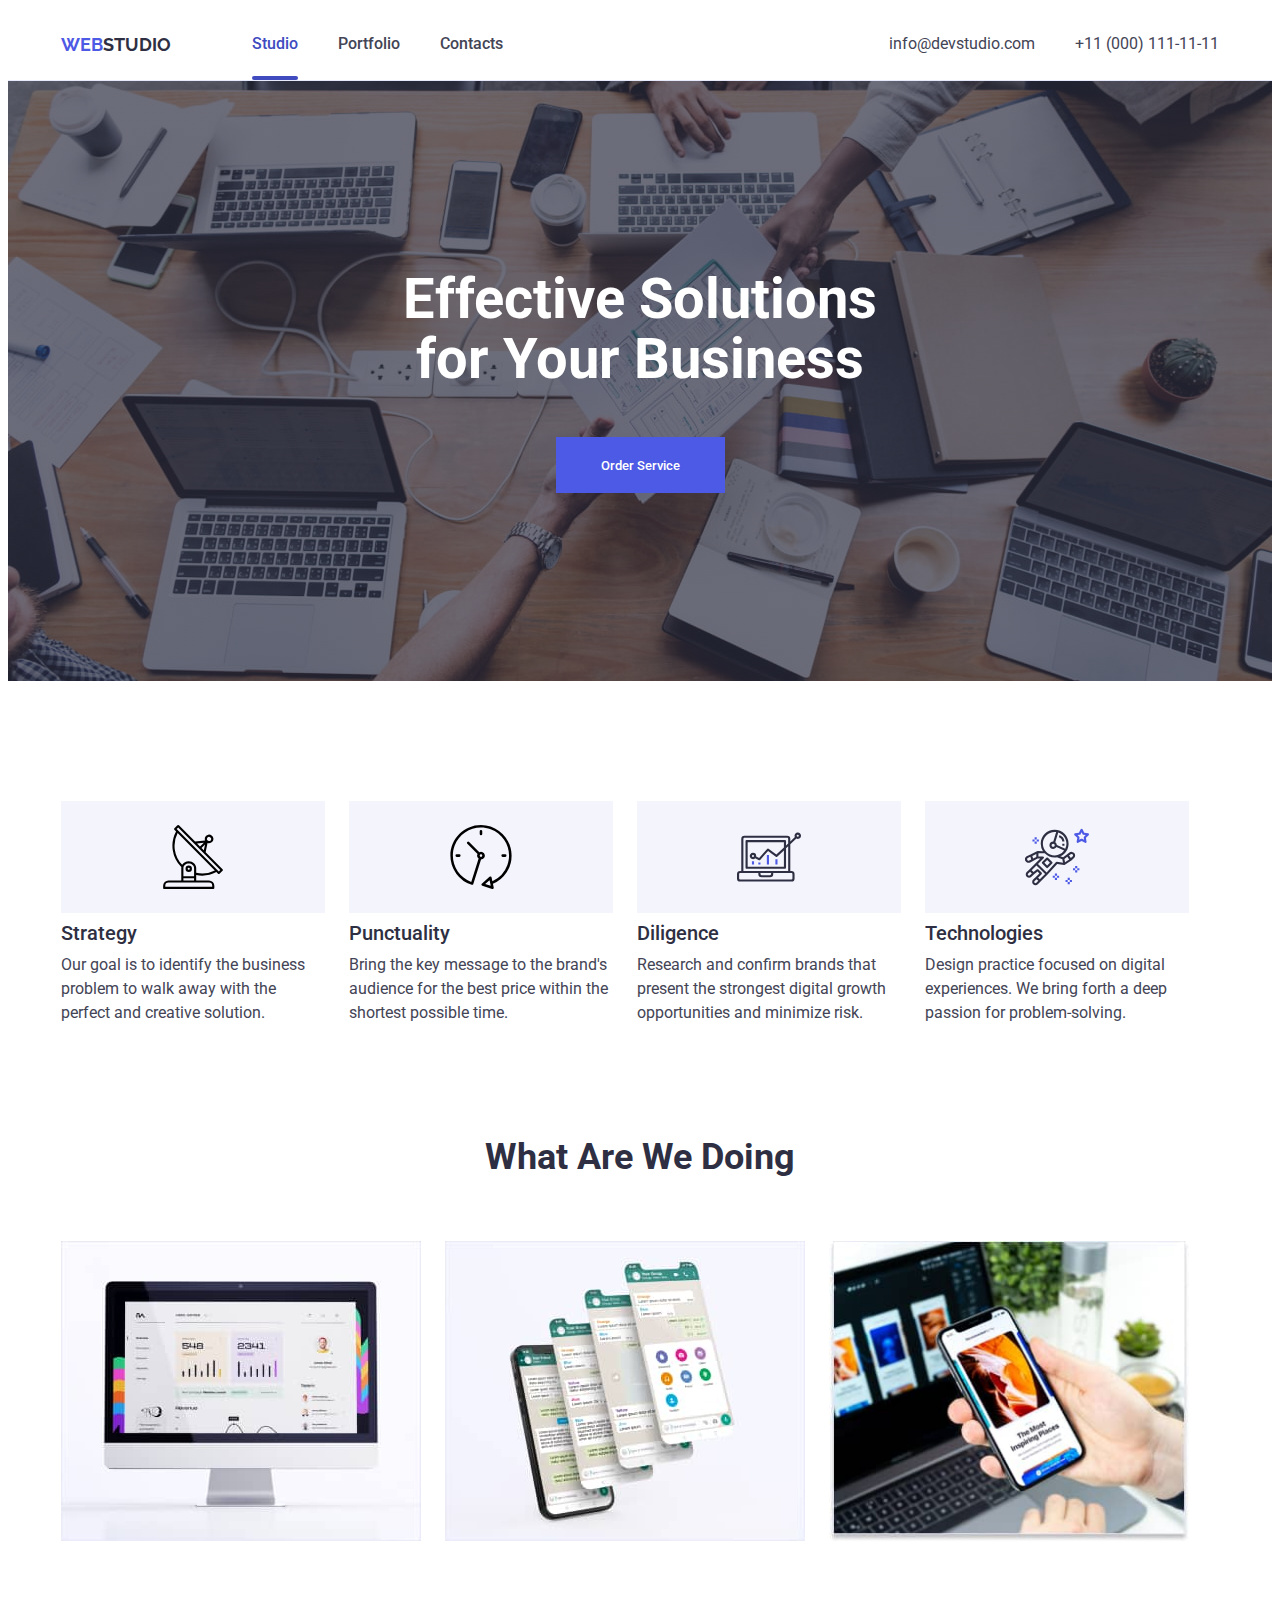
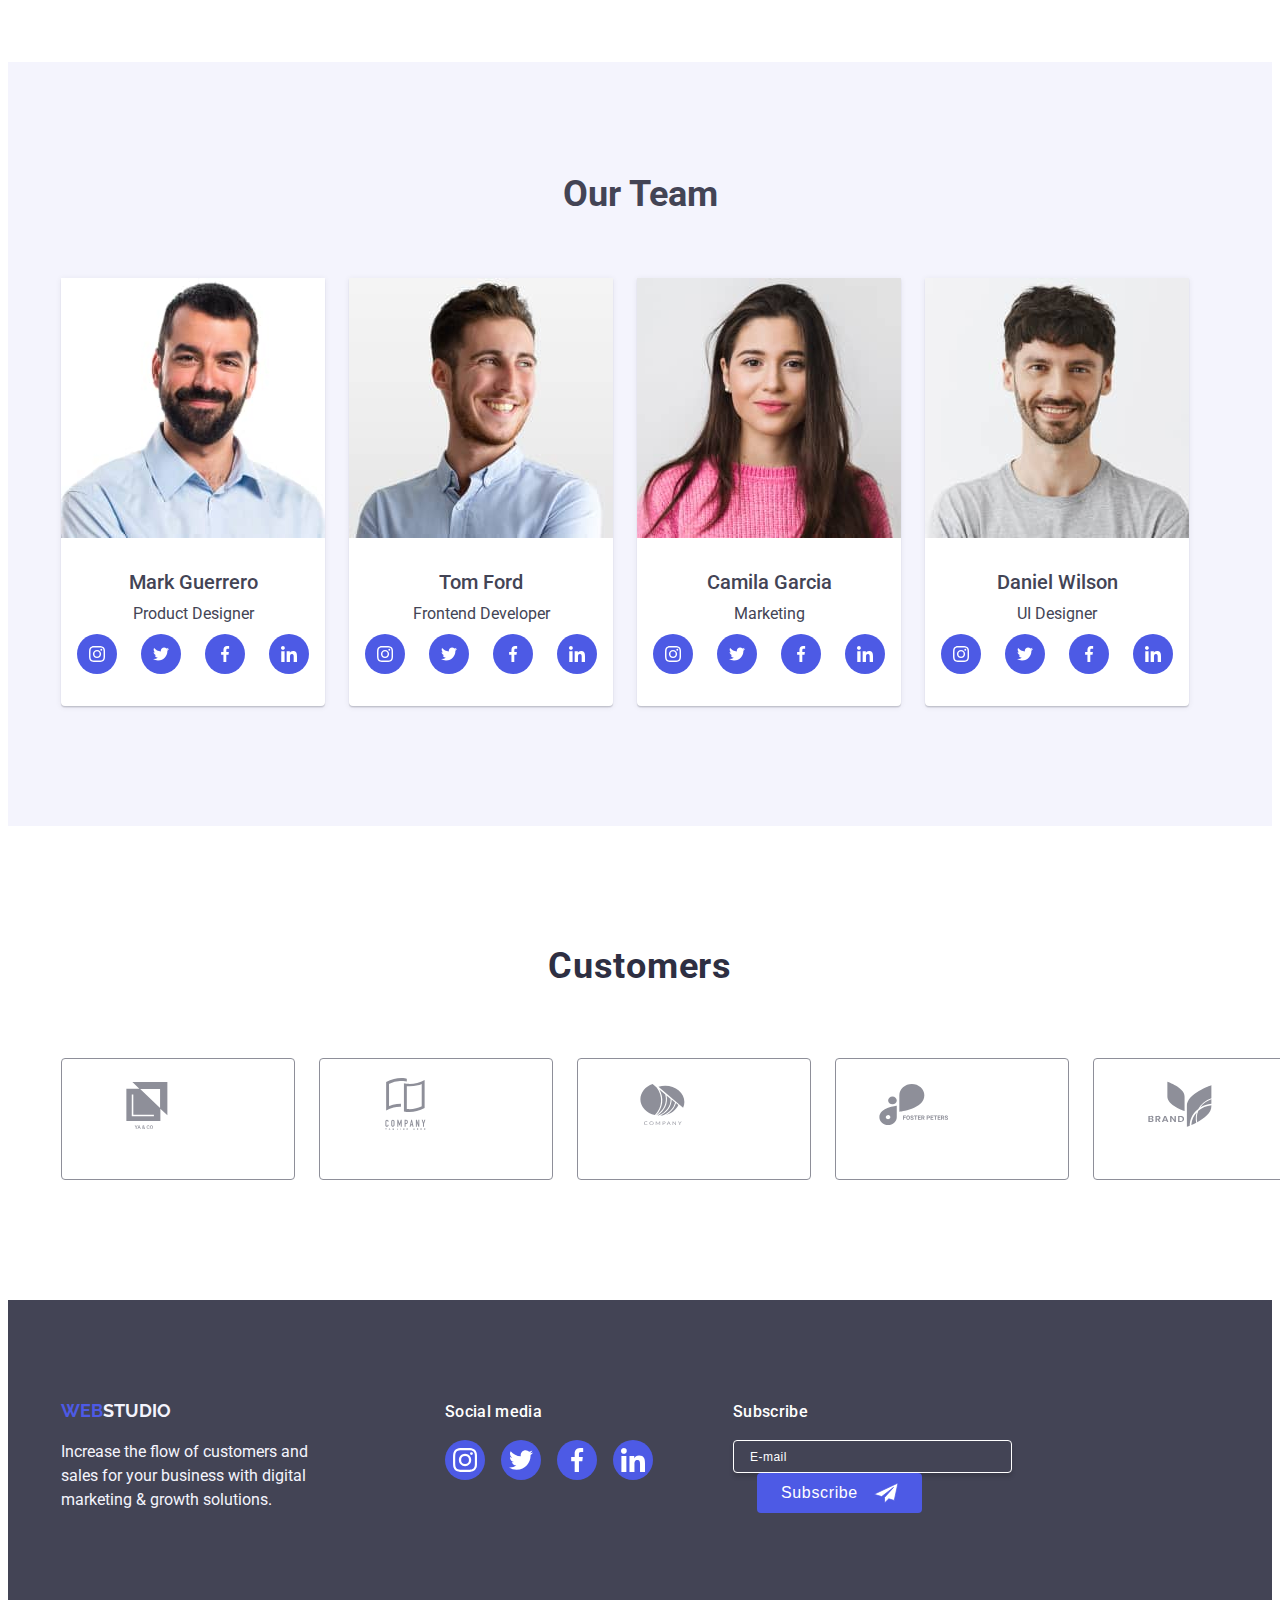
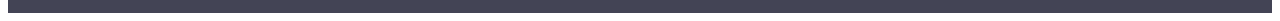
<file: index.html>
<!DOCTYPE html>
<html lang="en">
  <head>
    <meta charset="UTF-8" />
    <meta name="viewport" content="width=device-width, initial-scale=1.0" />
    <meta
      name="description"
      content="Increase the flow of customers and sales for your business with digital marketing & growth solutions."
    />
    <title>WebStudio - effective solution for your business</title>
    <link rel="preconnect" href="https://fonts.googleapis.com" />
    <link rel="preconnect" href="https://fonts.gstatic.com" crossorigin />
    <link
      href="https://fonts.googleapis.com/css2?family=Raleway:wght@800&family=Roboto:wght@400;500;700;900&display=swap"
      rel="stylesheet"
    />
    <link
      rel="stylesheet"
      href="https://cdnjs.cloudflare.com/ajax/libs/modern-normalize/2.0.0/modern-normalize.min.css"
      integrity="sha512-4xo8blKMVCiXpTaLzQSLSw3KFOVPWhm/TRtuPVc4WG6kUgjH6J03IBuG7JZPkcWMxJ5huwaBpOpnwYElP/m6wg=="
      crossorigin="anonymous"
      referrerpolicy="no-referrer"
    />
    <link rel="stylesheet" href="./css/styles.css" />
  </head>

  <body>
    <header class="header">
      <div class="container">
        <nav class="header-menu">
          <a href="index.html" class="header-logo">
            <span class="header-logo-web">WEB</span>STUDIO</a>
          <ul class="header-nav">
            <li><a href="index.html" class="header-nav-link current">Studio</a></li>
            <li>
              <a href="portfolio.html" class="header-nav-link">Portfolio</a>
            </li>
            <li><a href="" class="header-nav-link">Contacts</a></li>
          </ul>
        </nav>

        <address>
          <ul class="header-address">
            <li>
              <a href="mailto:info@devstudio.com" class="header-address-link"
                >info@devstudio.com</a
              >
            </li>
            <li>
              <a href="tel:+110001111111" class="header-address-link"
                >+11 (000) 111-11-11</a
              >
            </li>
          </ul>
        </address>
      </div>
    </header>

    <main>
      <section class="main-section">
        <div class="container">
          <h1 class="title">Effective Solutions for Your Business</h1>
          <button type="button" class="page-button" data-modal-open>Order Service</button>
        </div>
      </section>

      <section class="text-section">
        <div class="container">
          <h2 class="visually-hidden">Benefits</h2>
          <ul class="benefits-list">
            <li class="benefits-items">
              <div class="benefits-wrapper">
                <svg class="benefits-icons" width="64" height="64">
                  <use href="./images/icons.svg#antenna"></use>
                </svg>
              </div>
              <h3 class="text-title">Strategy</h3>
              <p>
                Our goal is to identify the business problem to walk away with
                the perfect and creative solution.
              </p>
            </li>
            <li class="benefits-items">
              <div class="benefits-wrapper">
                <svg class="benefits-icons" width="64" height="64">
                  <use href="./images/icons.svg#clock"></use>
                </svg>
              </div>
              <h3 class="text-title">Punctuality</h3>
              <p>
                Bring the key message to the brand's audience for the best price
                within the shortest possible time.
              </p>
            </li>
            <li class="benefits-items">
              <div class="benefits-wrapper">
                <svg class="benefits-icons" width="64" height="64">
                  <use href="./images/icons.svg#diagram"></use>
                </svg>
              </div>
              <h3 class="text-title">Diligence</h3>
              <p>
                Research and confirm brands that present the strongest digital
                growth opportunities and minimize risk.
              </p>
            </li>
            <li class="benefits-items">
              <div class="benefits-wrapper">
                <svg class="benefits-icons" width="64" height="64">
                  <use href="./images/icons.svg#astronaut"></use>
                </svg>
              </div>
              <h3 class="text-title">Technologies</h3>
              <p>
                Design practice focused on digital experiences. We bring forth a
                deep passion for problem-solving.
              </p>
            </li>
          </ul>
        </div>
      </section>

      <section class="work-section">
        <div class="container">
          <h2 class="work-title">What Are We Doing</h2>
          <ul class="work-list">
            <li>
              <img
                src="./images/wawd/pc.jpg"
                width="360"
                height="300"
                alt="PC"
              />
            </li>
            <li>
              <img
                src="./images/wawd/smartphone.jpg"
                width="360"
                height="300"
                alt="Smartphone"
              />
            </li>
            <li>
              <img
                src="./images/wawd/laptop_smartphone.jpg"
                width="360"
                height="300"
                alt="Laptop & Smartphone"
              />
            </li>
          </ul>
        </div>
      </section>

      <section class="team-section">
        <div class="container">
          <h2 class="team-title">Our Team</h2>
          <ul class="team-list">
            <li class="team-items">
              <img
                src="./images/team/mark_guerrero.jpg"
                width="264"
                height="260"
                alt="Mark Guerrero - Product Designer"
              />
              <div class="team-text">
                <h3 class="team-name">Mark Guerrero</h3>
                <p>Product Designer</p>
                <ul class="team-list-icons">
                  <li>
                    <a href="" class="team-social-link">
                      <svg class="team-icons" width="16" height="16">
                        <use href="./images/icons.svg#instagram"></use>
                      </svg>
                    </a>
                  </li>
                  <li>
                    <a href="" class="team-social-link">
                      <svg class="team-icons" width="16" height="16">
                        <use href="./images/icons.svg#twitter" ></use>
                      </svg>
                    </a>
                  </li>
                  <li>
                    <a href="" class="team-social-link">
                      <svg class="team-icons" width="16" height="16">
                        <use href="./images/icons.svg#facebook"></use>
                      </svg>
                    </a>
                  </li>
                  <li>
                    <a href="" class="team-social-link">
                      <svg class="team-icons" width="16" height="16">
                        <use href="./images/icons.svg#linkedin"></use>
                      </svg>
                    </a>
                  </li>
                </ul>
              </div>
            </li>
            <li class="team-items">
              <img
                src="./images/team/tom_ford.jpg"
                width="264"
                height="260"
                alt="Tom Ford - Frontend Developer"
              />
              <div class="team-text">
                <h3 class="team-name">Tom Ford</h3>
                <p>Frontend Developer</p>
                <ul class="team-list-icons">
                  <li>
                    <a href="" class="team-social-link">
                      <svg class="team-icons" width="16" height="16">
                        <use href="./images/icons.svg#instagram"></use>
                      </svg>
                    </a>
                  </li>
                  <li>
                    <a href="" class="team-social-link">
                      <svg class="team-icons" width="16" height="16">
                        <use href="./images/icons.svg#twitter" ></use>
                      </svg>
                    </a>
                  </li>
                  <li>
                    <a href="" class="team-social-link">
                      <svg class="team-icons" width="16" height="16">
                        <use href="./images/icons.svg#facebook"></use>
                      </svg>
                    </a>
                  </li>
                  <li>
                    <a href="" class="team-social-link">
                      <svg class="team-icons" width="16" height="16">
                        <use href="./images/icons.svg#linkedin"></use>
                      </svg>
                    </a>
                  </li>
                </ul>
              </div>
            </li>
            <li class="team-items">
              <img
                src="./images/team/camila_garcia.jpg"
                width="264"
                height="260"
                alt="Camila Garcia - Marketing"
              />
              <div class="team-text">
                <h3 class="team-name">Camila Garcia</h3>
                <p>Marketing</p>
                <ul class="team-list-icons">
                  <li>
                    <a href="" class="team-social-link">
                      <svg class="team-icons" width="16" height="16">
                        <use href="./images/icons.svg#instagram"></use>
                      </svg>
                    </a>
                  </li>
                  <li>
                    <a href="" class="team-social-link">
                      <svg class="team-icons" width="16" height="16">
                        <use href="./images/icons.svg#twitter" ></use>
                      </svg>
                    </a>
                  </li>
                  <li>
                    <a href="" class="team-social-link">
                      <svg class="team-icons" width="16" height="16">
                        <use href="./images/icons.svg#facebook"></use>
                      </svg>
                    </a>
                  </li>
                  <li>
                    <a href="" class="team-social-link">
                      <svg class="team-icons" width="16" height="16">
                        <use href="./images/icons.svg#linkedin"></use>
                      </svg>
                    </a>
                  </li>
                </ul>
              </div>
            </li>
            <li class="team-items">
              <img
                src="./images/team/daniel_wilson.jpg"
                width="264"
                height="260"
                alt="Daniel Wilson - UI Designer"
              />
              <div class="team-text">
                <h3 class="team-name">Daniel Wilson</h3>
                <p>UI Designer</p>
                <ul class="team-list-icons">
                  <li>
                    <a href="" class="team-social-link">
                      <svg class="team-icons" width="16" height="16">
                        <use href="./images/icons.svg#instagram"></use>
                      </svg>
                    </a>
                  </li>
                  <li>
                    <a href="" class="team-social-link">
                      <svg class="team-icons" width="16" height="16">
                        <use href="./images/icons.svg#twitter" ></use>
                      </svg>
                    </a>
                  </li>
                  <li>
                    <a href="" class="team-social-link">
                      <svg class="team-icons" width="16" height="16">
                        <use href="./images/icons.svg#facebook"></use>
                      </svg>
                    </a>
                  </li>
                  <li>
                    <a href="" class="team-social-link">
                      <svg class="team-icons" width="16" height="16">
                        <use href="./images/icons.svg#linkedin"></use>
                      </svg>
                    </a>
                  </li>
                </ul>
              </div>
            </li>
          </ul>
        </div>
      </section>

      <section class="customers">
        <div class="container">
          <h2 class="customers-title">Customers</h2>
          <ul class="customers-list">
            <li>
              <a class="customers-wrapper" href="">
                <svg class="customers-icons" width="104" height="56">
                  <use href="./images/icons.svg#Logo"></use>
                </svg>
              </a>
            </li>
            <li>
              <a class="customers-wrapper" href="">
                <svg class="customers-icons" width="104" height="56">
                  <use href="./images/icons.svg#Logo-1"></use>
                </svg>
              </a>
            </li>
            <li>
              <a class="customers-wrapper" href="">
                <svg class="customers-icons" width="104" height="56">
                  <use href="./images/icons.svg#Logo-2"></use>
                </svg>
              </a>
            </li>
            <li>
              <a class="customers-wrapper" href="">
                <svg class="customers-icons" width="104" height="56">
                  <use href="./images/icons.svg#Logo-3"></use>
                </svg>
              </a>
            </li>
            <li>
              <a class="customers-wrapper" href="">
                <svg class="customers-icons" width="104" height="56">
                  <use href="./images/icons.svg#Logo-4"></use>
                </svg>
              </a>
            </li>
            <li>
              <a class="customers-wrapper" href="">
                <svg class="customers-icons" width="104" height="56">
                  <use href="./images/icons.svg#Logo-5"></use>
                </svg>
              </a>
            </li>
          </ul>
        </div>
      </section>
    </main>

    <footer class="page-footer">
      <div class="container">
        <div class="footer-logo-text">
          <a href="index.html" class="logo-footer"
            ><span class="footer-logo-web">WEB</span>STUDIO</a
          >
          <p class="footer-text">
            Increase the flow of customers and sales for your business with
            digital marketing & growth solutions.
          </p>
        </div>

        <div class="footer-socials">
          <p>Social media</p>
          <ul class="footer-list-icons">
            <li>
              <a href="" class="footer-social-link">
                <svg class="footer-icons" width="24" height="24">
                  <use href="./images/icons.svg#instagram"></use>
                </svg>
              </a>
            </li>
            <li>
              <a href="" class="footer-social-link">
                <svg class="footer-icons" width="24" height="24">
                  <use href="./images/icons.svg#twitter" ></use>
                </svg>
              </a>
            </li>
            <li>
              <a href="" class="footer-social-link">
                <svg class="footer-icons" width="24" height="24">
                  <use href="./images/icons.svg#facebook"></use>
                </svg>
              </a>
            </li>
            <li>
              <a href="" class="footer-social-link">
                <svg class="footer-icons" width="24" height="24">
                  <use href="./images/icons.svg#linkedin"></use>
                </svg>
              </a>
            </li>
          </ul>
        </div>

        <form class="subscribe-form" name="subscribe">          
          <label class="subscribe-label" for="user_email">Subscribe</label>
          <div class="subscribe-input-btn"></div>
            <input 
              class="subscribe-input" 
              type="email" 
              name="user_email" 
              id="user_email" 
              placeholder="E-mail" />          
            <button class="subscribe-btn" type="submit">
              Subscribe
              <svg class="subscribe-icon" width="24" height="24">
                <use href="./images/icons.svg#subscribe"></use>
              </svg>
            </button>
          </div>
        </form>      
      </div>
    </footer>

    <div class="backdrop is-hidden" data-modal>
      <div class="modal">
        <button class="modal-btn" type="button" data-modal-close>
          <svg class="modal-btn-icon" width="8" height="8">
            <use href="./images/icons.svg#close"></use>
          </svg>
        </button>

        <p class="modal-text">
          Leave your contacts and we will call you back
        </p>
        <form class="modal-form" name="callback">
          <div class="modal-wrapper">
            <label class="modal-label" for="user_name">Name</label>
            <div class="modal-field">
              <input class="modal-input" type="text" name="user_name" id="user_name">
              <svg class="modal-icons" width="18" height="24">
                <use href="./images/icons.svg#person"></use>
              </svg>
            </div>
          </div>

          <div class="modal-wrapper">
            <label class="modal-label" for="user_phone">Phone</label>
            <div class="modal-field">
              <input class="modal-input" type="tel" name="user_phone" id="user_phone">
              <svg class="modal-icons" width="18" height="24">
                <use href="./images/icons.svg#phone"></use>
              </svg>
            </div>
          </div>

          <div class="modal-wrapper">
            <label class="modal-label" for="user_email">Email</label>
            <div class="modal-field">
              <input class="modal-input" type="email" name="user_email" id="user_email">
              <svg class="modal-icons" width="18" height="24">
                <use href="./images/icons.svg#email"></use>
              </svg>
            </div>            
          </div>

          <div class="modal-wrapper">
            <label class="modal-label" for="user_comment">Comment</label>
            <textarea 
              class="modal-textarea" 
              type="text" 
              name="user_comment" 
              id="user_comment" 
              placeholder="Text input"></textarea>        
          </div>

          <div class="modal-agreement">
            <input 
              class="visually-hidden" 
              type="checkbox" 
              name="user_agreement" 
              id="user_agreement" 
              value="false">
            <label class="agreement-label" for="user_agreement">
              <span class="agreement-form-checkbox">
                <svg class="agreement-icon" width="10" height="8">
                  <use href="./images/icons.svg#check"></use>
                </svg>
              </span>
              I accept the terms and conditions of the 
              <a
                class="agreement-link"
                href=""
                target="_blank"
                rel="noopener noreferrer"
              >
                Privacy Policy
              </a>
            </label>                       
          </div>
          
          <div class="agreement-btn-wrapper">
            <button 
              class="agreement-btn" 
              type="submit">
              <p class="btn-text">Send</p>
              
            </button>
          </div> 
        </form>
      </div>
    </div>
    <script src="./js/modal.js"></script>
  </body>
</html>
</file>
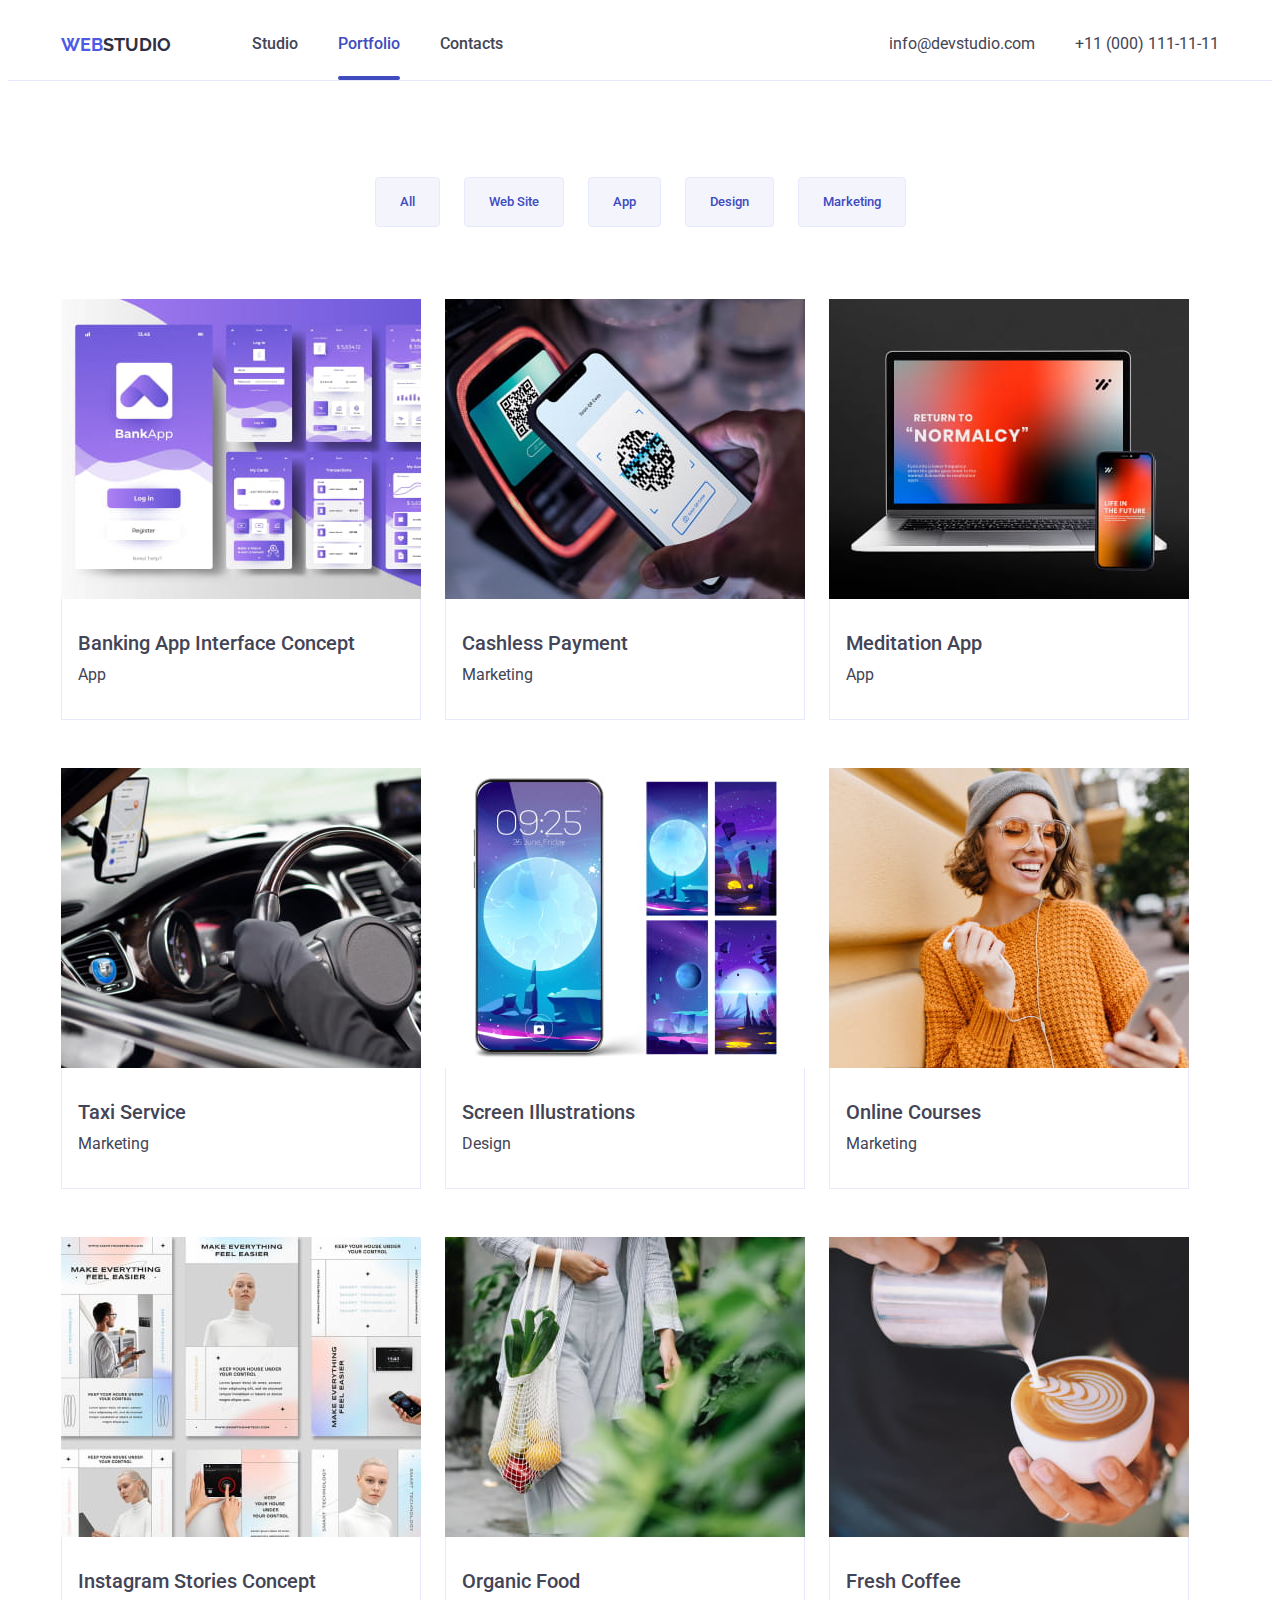
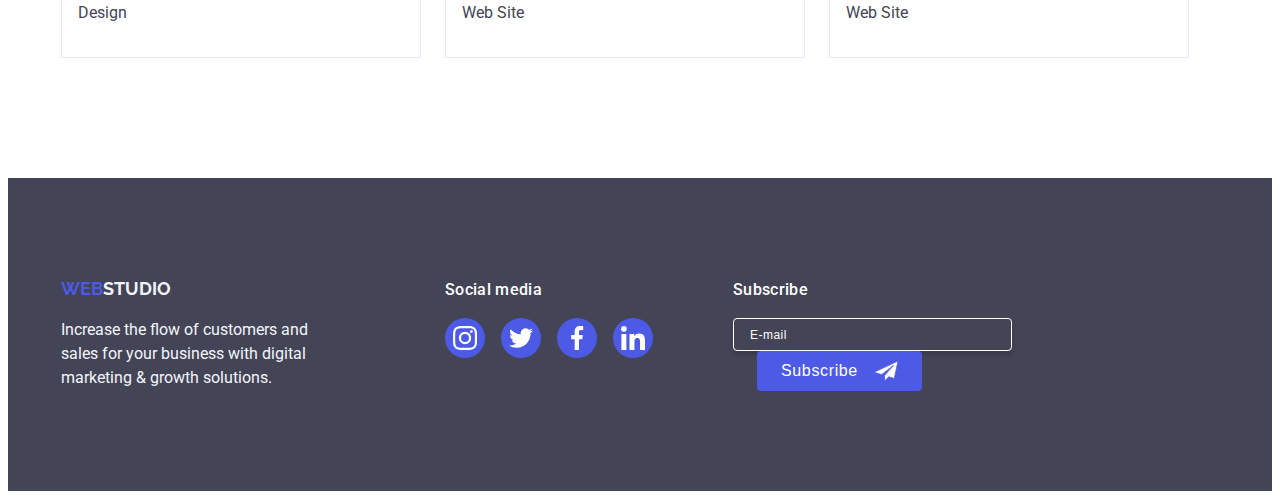
<file: portfolio.html>
<!DOCTYPE html>
<html lang="en">
  <head>
    <meta charset="UTF-8" />
    <meta name="viewport" content="width=device-width, initial-scale=1.0" />
    <meta name="description" content="Portfolio" />
    <title>Portfolio</title>
    <link rel="preconnect" href="https://fonts.googleapis.com" />
    <link rel="preconnect" href="https://fonts.gstatic.com" crossorigin />
    <link
      href="https://fonts.googleapis.com/css2?family=Raleway:wght@800&family=Roboto:wght@400;500;700;900&display=swap"
      rel="stylesheet"
    />
    <link 
      rel="stylesheet" 
      href="https://cdnjs.cloudflare.com/ajax/libs/modern-normalize/2.0.0/modern-normalize.min.css" 
      integrity="sha512-4xo8blKMVCiXpTaLzQSLSw3KFOVPWhm/TRtuPVc4WG6kUgjH6J03IBuG7JZPkcWMxJ5huwaBpOpnwYElP/m6wg==" 
      crossorigin="anonymous" 
      referrerpolicy="no-referrer" />
    <link rel="stylesheet" href="./css/styles.css" />
  </head>

  <body>
    <header class="header">
      <div class="container">
        <nav class="header-menu">
          <a href="index.html" class="header-logo">
            <span class="header-logo-web">WEB</span>STUDIO</a
          >
          <ul class="header-nav">
            <li><a href="index.html" class="header-nav-link">Studio</a></li>
            <li>
              <a href="portfolio.html" class="header-nav-link current">Portfolio</a>
            </li>
            <li><a href="" class="header-nav-link">Contacts</a></li>
          </ul>
        </nav>

        <address>
          <ul class="header-address">
            <li>
              <a href="mailto:info@devstudio.com" class="header-address-link"
                >info@devstudio.com</a
              >
            </li>
            <li>
              <a href="tel:+110001111111" class="header-address-link"
                >+11 (000) 111-11-11</a
              >
            </li>
          </ul>
        </address>
      </div>
    </header>

    <main>
      <section class="portfolio-main">
        <div class="container">
          <h1 hidden>Our products</h1>
          <ul class="portfolio-list-btn">
            <li><button type="button" class="portfolio-btn">All</button></li>
            <li><button type="button" class="portfolio-btn">Web Site</button></li>
            <li><button type="button" class="portfolio-btn">App</button></li>
            <li><button type="button" class="portfolio-btn">Design</button></li>
            <li><button type="button" class="portfolio-btn">Marketing</button></li>
          </ul>

          <ul class="portfolio-list">
            <li class="portfolio-list-item">
              <a href="" class="products-link">
                <div class="products-wrapper">
                  <img
                    src="./images/portfolio/img-banking.jpg"
                    width="360"
                    height="300"
                    alt="Banking App Interface Concept"
                  />
                  <p class="overlay">14 Stylish and User-Friendly App Design Concepts · Task Manager App · Calorie Tracker App · Exotic Fruit Ecommerce App · Cloud Storage App</p>
                </div>
                <div class="portfolio-text">
                  <h2 class="products-title">Banking App Interface Concept</h2>
                  <p>App</p>
                </div>
              </a>
            </li>

            <li class="portfolio-list-item">
              <a href="" class="products-link">
                <div class="products-wrapper">
                  <img
                    src="./images/portfolio/img-cashless.jpg"
                    width="360"
                    height="300"
                    alt="Cashless Payment"
                  />
                  <p class="overlay">14 Stylish and User-Friendly App Design Concepts · Task Manager App · Calorie Tracker App · Exotic Fruit Ecommerce App · Cloud Storage App</p>
                </div>
                <div class="portfolio-text">
                  <h2 class="products-title">Cashless Payment</h2>
                  <p>Marketing</p>
                </div>
              </a>
            </li>

            <li class="portfolio-list-item">
              <a href="" class="products-link">
                <div class="products-wrapper">
                  <img
                    src="./images/portfolio/img-meditation.jpg"
                    width="360"
                    height="300"
                    alt="Meditation App"
                  />
                  <p class="overlay">14 Stylish and User-Friendly App Design Concepts · Task Manager App · Calorie Tracker App · Exotic Fruit Ecommerce App · Cloud Storage App</p>
                </div>
                <div class="portfolio-text">
                  <h2 class="products-title">Meditation App</h2>
                  <p>App</p>
                </div>
              </a>
            </li>

            <li class="portfolio-list-item">
              <a href="" class="products-link">
                <div class="products-wrapper">
                  <img
                    src="./images/portfolio/img-taxi.jpg"
                    width="360"
                    height="300"
                    alt="Taxi Service"
                  />
                  <p class="overlay">14 Stylish and User-Friendly App Design Concepts · Task Manager App · Calorie Tracker App · Exotic Fruit Ecommerce App · Cloud Storage App</p>
                </div>
                <div class="portfolio-text">
                  <h2 class="products-title">Taxi Service</h2>
                  <p>Marketing</p>
                </div>
              </a>
            </li>

            <li class="portfolio-list-item">
              <a href="" class="products-link">
                <div class="products-wrapper">
                  <img
                    src="./images/portfolio/img-screen.jpg"
                    width="360"
                    height="300"
                    alt="Screen Illustrations"
                  />
                  <p class="overlay">14 Stylish and User-Friendly App Design Concepts · Task Manager App · Calorie Tracker App · Exotic Fruit Ecommerce App · Cloud Storage App</p>
                </div>
                <div class="portfolio-text">
                  <h2 class="products-title">Screen Illustrations</h2>
                  <p>Design</p>
                </div>
              </a>
            </li>

            <li class="portfolio-list-item">
              <a href="" class="products-link">
                <div class="products-wrapper">
                  <img
                    src="./images/portfolio/img-courses.jpg"
                    width="360"
                    height="300"
                    alt="Online Courses"
                  />
                  <p class="overlay">14 Stylish and User-Friendly App Design Concepts · Task Manager App · Calorie Tracker App · Exotic Fruit Ecommerce App · Cloud Storage App</p>
                </div>
                <div class="portfolio-text">
                  <h2 class="products-title">Online Courses</h2>
                  <p>Marketing</p>
                </div>
              </a>
            </li>

            <li class="portfolio-list-item">
              <a href="" class="products-link">
                <div class="products-wrapper">
                  <img
                    src="./images/portfolio/img-instagram.jpg"
                    width="360"
                    height="300"
                    alt="Instagram Stories Concept"
                  />
                  <p class="overlay">14 Stylish and User-Friendly App Design Concepts · Task Manager App · Calorie Tracker App · Exotic Fruit Ecommerce App · Cloud Storage App</p>
                </div>
                <div class="portfolio-text">
                  <h2 class="products-title">Instagram Stories Concept</h2>
                  <p>Design</p>
                </div>
              </a>
            </li>

            <li class="portfolio-list-item">
              <a href="" class="products-link">
                <div class="products-wrapper">
                  <img
                    src="./images/portfolio/img-organic.jpg"
                    width="360"
                    height="300"
                    alt="Organic Food"
                  />
                  <p class="overlay">14 Stylish and User-Friendly App Design Concepts · Task Manager App · Calorie Tracker App · Exotic Fruit Ecommerce App · Cloud Storage App</p>
                </div>
                <div class="portfolio-text">
                  <h2 class="products-title">Organic Food</h2>
                  <p>Web Site</p>
                </div>
              </a>
            </li>

            <li class="portfolio-list-item">
              <a href="" class="products-link">
                <div class="products-wrapper">
                  <img
                    src="./images/portfolio/img-coffee.jpg"
                    width="360"
                    height="300"
                    alt="Fresh Coffee"
                  />
                  <p class="overlay">14 Stylish and User-Friendly App Design Concepts · Task Manager App · Calorie Tracker App · Exotic Fruit Ecommerce App · Cloud Storage App</p>
                </div>
                <div class="portfolio-text">
                  <h2 class="products-title">Fresh Coffee</h2>
                  <p>Web Site</p>
                </div>
              </a>          
            </li>
          </ul>
        </section>
      </div>
    </main>

    <footer class="page-footer">
      <div class="container">
        <div class="footer-logo-text">
          <a href="index.html" class="logo-footer"
            ><span class="footer-logo-web">WEB</span>STUDIO</a
          >
          <p class="footer-text">
            Increase the flow of customers and sales for your business with
            digital marketing & growth solutions.
          </p>
        </div>

        <div class="footer-socials">
          <p>Social media</p>
          <ul class="footer-list-icons">
            <li>
              <a href="" class="footer-social-link">
                <svg class="footer-icons" width="24" height="24">
                  <use href="./images/icons.svg#instagram"></use>
                </svg>
              </a>
            </li>
            <li>
              <a href="" class="footer-social-link">
                <svg class="footer-icons" width="24" height="24">
                  <use href="./images/icons.svg#twitter" ></use>
                </svg>
              </a>
            </li>
            <li>
              <a href="" class="footer-social-link">
                <svg class="footer-icons" width="24" height="24">
                  <use href="./images/icons.svg#facebook"></use>
                </svg>
              </a>
            </li>
            <li>
              <a href="" class="footer-social-link">
                <svg class="footer-icons" width="24" height="24">
                  <use href="./images/icons.svg#linkedin"></use>
                </svg>
              </a>
            </li>
          </ul>
        </div>

        <form class="subscribe-form" name="subscribe">          
          <label class="subscribe-label" for="user_email">Subscribe</label>
          <div class="subscribe-input-btn"></div>
            <input 
              class="subscribe-input" 
              type="email" 
              name="user_email" 
              id="user_email" 
              placeholder="E-mail" />          
            <button class="subscribe-btn" type="submit">
              Subscribe
              <svg class="subscribe-icon" width="24" height="24">
                <use href="./images/icons.svg#subscribe"></use>
              </svg>
            </button>
          </div>
        </form>      
      </div>
    </footer>
  </body>
</html>
</file>
<file: css/styles.css>
:root {
    --main-color: #434455;
    --white: #FFFFFF;
    --logo-web: #4D5AE5;
    --logo-main:#2E2F42;
    --nav-active:#404BBF;
    --cloud-color:#F4F4FD;
}

body {
    font-family: "Roboto", "Raleway", sans-serif;
    color: var(--main-color);
    background-color: var(--white);
    font-size: 16px;
    font-weight: 400;
    line-height: 24px;
    letter-spacing: 2%;
}

ul {
    list-style: none;
}

h1,
h2,
h3,
h4,
h5,
h6,
p {
    margin: 0;
}

img {
    display: block;
    max-width: 100%;
    height: auto;
}

a {
    color: currentColor;
    text-decoration: none;
}

ul,
ol {
    list-style-type: none;
    margin: 0;
    padding: 0;
}

.container {    
    max-width: 1158px;
    padding-left: 15px;
    padding-right: 15px;
    margin-left: auto; 
    margin-right: auto;
}

.visually-hidden {
    position: absolute;
    width: 1px;
    height: 1px;
    margin: -1px;
    border: 0;
    padding: 0;
    white-space: nowrap;
    clip-path: inset(100%);
    clip: rect(0 0 0 0);
    overflow: hidden;
}

.header {
    border-bottom: 1px solid #e7e9fc;
}

.header .container {
    display: flex;
}


.header-menu {
    display: flex;
    flex-grow: 1;
}

.header-logo {
    display: flex;
    align-items: center;
    flex-basis: 115px;
    font-family: "Raleway", sans-serif;
    color: var(--logo-main);
    font-weight: bold;
    text-decoration: none;
    font-size: 18px;
    line-height: 21px;
    letter-spacing: 3%;
    margin-right: 76px;
}

.header-logo-web {
    color: var(--logo-web);
}


.header-nav {
    display: flex;
    align-items: center;
    gap: 40px;
    flex-basis: 261px;    
}

.header-nav-link {
    position: relative;
    display: flex;
    color: inherit;
    text-decoration: none;
    font-weight: 500;
    padding-top: 24px;
    padding-bottom: 24px;    
}

.header-nav-link::after {
    content: "";
    position: absolute;
    left: 0;
    bottom: 0;
    display: block;
    width: 100%;
    height: 4px;
    border-radius: 2px;
    background-color: transparent;
}

.header-nav-link.current {
    color: var(--nav-active);
}

.header-nav-link.current::after {
  content: '';
  display: block;
  width: 100%;
  height: 4px;
  border-radius: 2px;  
  background-color: var(--nav-active);
}

.header-nav-link:active {
    color: var(--nav-active);
    text-decoration: underline;
}

.header-nav-link:hover,
.header-nav-link:focus {
    transition-property: color;
    transition-duration: 250ms;
    transition-timing-function: cubic-bezier(0.4,
        0,
        0.2,
        1);
    color: var(--nav-active);
    
}

.header-address {
    display: flex;
    gap: 40px;
    align-items: center;    
}

.header-address-link {
    display: flex;
    color: inherit;
    text-decoration: none;
    font-style: normal;
    padding-top: 24px;
    padding-bottom: 24px;
}

.header-address-link:active {
    color: var(--nav-active);
}

.header-address-link:hover,
.header-address-link:focus {
    transition-property: color;
    transition-duration: 250ms;
    transition-timing-function: cubic-bezier(0.4,
            0,
            0.2,
            1);
    color: var(--nav-active);
}



.main-section {
    max-width: 1440px;
    margin: 0 auto;
    background-color: var(--logo-main);
    padding-top: 188px;
    padding-bottom: 188px;
    background-image: linear-gradient(rgba(46, 47, 66, 0.7),
            rgba(46, 47, 66, 0.7)), url("../images/hero-bg.jpg");
    background-repeat: no-repeat;
    background-position: center;
    background-size: cover; 
    
}
.main-section .title {
    max-width: 496px;
    margin-bottom: 48px;
    margin-left: auto;
    margin-right: auto;
    align-items: center;
    line-height: 60px;
    color: var(--white);
    font-weight: bold;
    font-size: 56px;
    text-align: center;    
}

.page-button {
    display: block;
    font-family: inherit;
    background-color: var(--logo-web);
    font-weight: 500;
    color: var(--white);
    letter-spacing: 4%;
    cursor: pointer;
    align-items: center;
    min-width: 169px;
    min-height: 56px;
    border: none;
    margin-left: auto;
    margin-right: auto;
}

.page-button:hover,
.page-button:focus {
    transition-property: background-color;
    transition-duration: 250ms;
    transition-timing-function: cubic-bezier(0.4,
            0,
            0.2,
            1);
    background-color: var(--nav-active);
}

.text-section {
    padding-top: 120px;
    padding-bottom: 120px;
}

.benefits-list {
    display: flex;
    gap: 24px;
    align-items: center;
}

.benefits-items {
    flex-basis: 264px;
}


.text-title {
    font-weight: 500;
    font-size: 20px;
    color: #2e2f42;
    margin-top: 8px;
    margin-bottom: 8px;
}
.benefits-wrapper {
    display: flex;
    justify-content: center;
    align-items: center;
    height: 112px;
    background-color: var(--cloud-color);    
}




.work-section {
    padding-bottom: 120px;
}

.work-section .work-title {
    font-weight: bold;
    font-size: 36px;
    color: #2e2f42;
    text-align: center;
}

.work-list {
    display: flex;
    margin-top: 72px;
    gap: 24px;
}



.team-section {
    background-color: var(--cloud-color);
    color: var(--main-color);
    padding-top: 120px;
    padding-bottom: 120px;
}


.team-section .team-title {
    font-weight: 700;
    font-size: 36px;
    text-align: center;
    margin-bottom: 72px;

}

.team-list {
    background-color: var(--cloud-color);
    display: flex;
    gap: 24px;
}

.team-items {
    align-items: center;
    justify-content: center;
    flex-direction: column;
    border-radius: 0 0 4px 4px;
    box-shadow: 0 2px 1px 0 rgba(46, 47, 66, 0.08), 0 1px 1px 0 rgba(46, 47, 66, 0.16), 0 1px 6px 0 rgba(46, 47, 66, 0.08);
    background-color: var(--white);

}
.team-section .team-name {
    font-weight: 500;
    font-size: 20px;
    color: var(--main-color);
    margin-bottom: 8px;
}

.team-text {
    padding-top: 32px;
    padding-bottom: 32px;
    text-align: center;
}

.team-list-icons {
    display: flex;
    align-items: center;
    justify-content: center;
    gap: 24px;
    margin-top: 8px;
}

.team-social-link {
    display: flex;
    align-items: center;
    justify-content: center;
    width: 40px;
    height: 40px;    
    background-color: var(--logo-web);
    border-radius: 50%;
}

.team-icons {
    fill: var(--white);
    
}

.team-social-link:hover,
.team-social-link:focus {
    transition-property: background-color;
    transition-duration: 250ms;
    transition-timing-function: cubic-bezier(0.4,
            0,
            0.2,
            1);
    background-color: var(--nav-active)
}


.customers {
    padding-bottom: 120px;
}
.customers-title {
    text-align: center;
    padding-top: 120px;
    margin-bottom: 72px;
    font-weight: 700;
    font-size: 36px;
    line-height: 1.11111;
    letter-spacing: 0.02em;
    text-transform: capitalize;
    color: #2e2f42;
}
.customers-list {
    display: flex;
    gap: 24px;
}
.customers-wrapper {
    width: 168px;
    height: 88px;
    border: 1px solid #8e8f99;
    border-radius: 4px;
    display: flex;
    padding: 16px 32px;    
}

.customers-wrapper:hover,
.customers-wrapper:focus {
        transition-property: border-color;
        transition-duration: 250ms;
        transition-timing-function: cubic-bezier(0.4,
                0,
                0.2,
                1);
        border-color: var(--nav-active);
}

.customers-wrapper:hover .customers-icons,
.customers-wrapper:focus .customers-icons{
    transition-property: fill;
    transition-duration: 250ms;
    transition-timing-function: cubic-bezier(0.4,
            0,
            0.2,
            1);
    fill: var(--nav-active);
}

.customers-icons {
    fill: #8E8F99;

}


.customers-icons:hover,
.customers-icons:focus {
    transition-property: fill;
    transition-duration: 250ms;
    transition-timing-function: cubic-bezier(0.4,
            0,
            0.2,
            1);
    fill: var(--nav-active);
}



.page-footer {    
    background: var(--main-color);
    color: var(--cloud-color);
    padding-top: 100px;
    padding-bottom: 100px;
}

.footer-logo-text {
    max-width: 264px;
    max-height: 112px;
}

.footer-text {
    margin-top: 16px;
}

.page-footer .container {
    display: flex;

}
.logo-footer {
    font-family: "Raleway", sans-serif;
    color: var(--cloud-color);
    font-weight: bold;
    text-decoration: none;
    font-size: 18px;
    line-height: 21px;
    letter-spacing: 3%;
}


.footer-logo-web {
    color: var(--logo-web);
}

.footer-socials {
    margin-left: 120px;
    max-width: 208px;    
}

.footer-socials p {
    font-weight: 500;
    font-size: 16px;
    line-height: 1.5;
    letter-spacing: 0.02em;
    color: #fff;
}

.footer-list-icons {
    display: flex;
    align-items: center;
    justify-content: center;    
    gap: 16px;
    margin-top: 16px;
}

.footer-social-link {
    display: flex;
    align-items: center;
    justify-content: center;
    width: 40px;
    height: 40px;
    background-color: var(--logo-web);
    border-radius: 50%;
}

.footer-social-link:hover,
.footer-social-link:focus {
    transition-property: background-color;
    transition-duration: 250ms;
    transition-timing-function: cubic-bezier(0.4,
            0,
            0.2,
            1);
    background-color: #31D0AA;
}

.footer-icons {
    fill: var(--white)
}



.portfolio-main {
    padding-top: 96px;
    padding-bottom: 120px;
}

.portfolio-list-btn {
    display: flex;
    justify-content: center;
    gap: 24px;
}

.portfolio-btn {
    font-family: inherit;
    background-color: var(--cloud-color);
    font-weight: 500;
    color: var(--nav-active);
    letter-spacing: 4%;
    line-height: 24px;
    cursor: pointer;
    border: 1px solid #e7e9fc;
    border-radius: 4px;
    padding: 12px 24px;
    
}

.portfolio-btn:hover,
.portfolio-btn:focus {
    transition-property: background-color, color;
    transition-duration: 250ms;
    transition-timing-function: cubic-bezier(0.4,
            0,
            0.2,
            1);
    background-color: var(--nav-active);
    color: var(--white);
    box-shadow: 0 2px 2px 0 rgba(0, 0, 0, 0.12), 0 2px 1px 0 rgba(0, 0, 0, 0.08), 0 3px 1px 0 rgba(0, 0, 0, 0.1);
}

.portfolio-list {
    display: flex;
    flex-wrap: wrap;
    margin-top: 72px;
    row-gap: 48px;
    column-gap: 24px;

}

.portfolio-list-item {
    flex-basis: calc(100% - 24 * 3 / 3);    
    background: #fff; 

}

.portfolio-list-item:hover,
.portfolio-list-item:focus {
    box-shadow: 0 2px 1px 0 rgba(46, 47, 66, 0.08), 0 1px 1px 0 rgba(46, 47, 66, 0.16), 0 1px 6px 0 rgba(46, 47, 66, 0.08);
}


.products-link {
    text-decoration: none;
    color: inherit;
}

.products-title {
    font-weight: 500;
    font-size: 20px;
    margin-bottom: 8px;
}

.portfolio-text {
    padding: 32px 16px 32px 16px;
    border-bottom: 1px solid #e7e9fc;
    border-right: 1px solid #e7e9fc;
    border-left: 1px solid #e7e9fc;

}

.products-wrapper {
    position: relative;
    overflow: hidden;
}

.overlay {
    position: absolute;
    top: 0;
    left: 0;
    transform: translateY(100%);
    width: 100%;
    height: 100%;
    display: flex;
    justify-content: flex-start;
    align-items: flex-start;
    padding: 40px 32px;
    
    background-color: var(--logo-web);
    font-weight: 400;
    font-size: 16px;
    line-height: 1.5;
    letter-spacing: 0.02em;
    color: #f4f4fd;
}

.products-link:hover .overlay,
.products-link:focus .overlay {
    transition-property: transform, box-shadow;
    transition-duration: 250ms;
    transition-timing-function: cubic-bezier(0.4,
            0, 
            0.2,
            1);
    transform: translateY(0);    
}

.backdrop {
    position: fixed;
    top: 0;
    left: 0;
    background-color: rgba(46, 47, 66, 0.4);
    inset: 0;    
}

.backdrop.is-hidden {
    opacity: 0;
    visibility: hidden;
    pointer-events: none;
    transition-delay: 500ms;
}





.modal {
    position: absolute;
    top: 50%;
    left: 50%;
    transform: translateX(-50%) translateY(-50%) scale(1);
    border-radius: 4px;
    width: 408px;
    min-height: 584px;
    box-shadow: 0 2px 1px 0 rgba(0, 0, 0, 0.2), 0 1px 3px 0 rgba(0, 0, 0, 0.12), 0 1px 1px 0 rgba(0, 0, 0, 0.14);
    background: #fcfcfc;
    padding: 72px 24px 24px 24px;
}

.modal-btn {
    cursor: pointer;
    position: absolute;
    top: 24px;
    right: 24px;
    width: 24px;
    height: 24px;
    display: flex;
    justify-content: center;
    align-items: center;
    padding: 0;
    border: none;
    border-radius: 100%;
    background-color: #E7E9FC;
}

.modal-btn:hover,
.modal-btn:focus {
    transition-property: background-color, fill;
    transition-duration: 250ms;
    transition-timing-function: cubic-bezier(0.4,
            0,
            0.2,
            1);
    background-color: var(--nav-active);
    fill: var(--white); 
}

.modal-text {
    font-weight: 500;
    font-size: 16px;
    line-height: 1.5;
    letter-spacing: 0.02em;
    text-align: center;
    color: #2e2f42;    
    margin-bottom: 16px;
}

.modal-field {
    position: relative;       
}

.modal-label {
    margin-bottom: 4px;
    font-weight: 400;
    font-size: 12px;
    line-height: 1.16667;
    letter-spacing: 0.04em;
    color: #8e8f99;
}

.modal-input { 
    width: 100%;
    height: 40px;
    padding-left: 38px;
    border: 1px solid rgba(46, 47, 66, 0.4);
    border-radius: 4px;  
    outline: transparent;
}

.modal-input:focus {
    border-color: #4d5ae5;
    transition-property: background-color, fill;
    transition-duration: 250ms;
    transition-timing-function: cubic-bezier(0.4,
            0,
            0.2,
            1);
}

.modal-input:focus + .modal-icons {
    fill: #4d5ae5;
    transition-property: background-color, fill;
    transition-duration: 250ms;
    transition-timing-function: cubic-bezier(0.4,
            0,
            0.2,
            1);
}

.modal-icons {
    position: absolute;
    top: 50%;
    left: 16px;
    transform: translateY(-50%);
    fill: #2e2f42;
    font-size: 18px;
}

.modal-textarea {
    width: 100%;
    height: 120px;
    padding-top: 8px;
    padding-left: 18px;
    resize: none;
    border: 1px solid rgba(46, 47, 66, 0.4);
    border-radius: 4px;

    font-weight: 400;
    font-size: 12px;
    line-height: 1.16667;
    letter-spacing: 0.04em;
    color: rgba(46, 47, 66, 0.4);
    outline: transparent;
}

.modal-textarea:focus {
    border-color: #4d5ae5;
    transition-property: background-color, fill;
    transition-duration: 250ms;
    transition-timing-function: cubic-bezier(0.4,
            0,
            0.2,
            1);
}

.modal-agreement {
    margin-top: 16px;
    font-weight: 400;
    font-size: 12px;
    line-height: 1.16667;
    letter-spacing: 0.04em;
    color: #8e8f99;
    cursor: pointer;
}

.agreement-form-checkbox {
    display: inline-flex;
    align-items: center;
    justify-content: center;
    width: 16px;
    height: 16px;
    margin-right: 8px;
    border-radius: 2px;
    border: 1px solid rgba(46, 47, 66, 0.4);
    cursor: pointer;

}

input[type='checkbox']:checked
    + .agreement-label
    > .agreement-form-checkbox {
    background-color: #404bbf;
    transition-property: background-color, fill;
    transition-duration: 250ms;
    transition-timing-function: cubic-bezier(0.4,
            0,
            0.2,
            1);
}

input[type='checkbox']:checked
    + .agreement-label
    > .agreement-form-checkbox
    > .agreement-icon {
    fill: var(--white);
    transition-property: background-color, fill;
    transition-duration: 250ms;
    transition-timing-function: cubic-bezier(0.4,
            0,
            0.2,
            1);
} 

.agreement-icon {
    fill: transparent;
}

.agreement-link {
    color: var(--logo-web);
    text-decoration: underline;
    text-decoration-skip-ink: none;
}

.agreement-btn-wrapper {
    display: flex;
    align-items: center;
    justify-content: center;
    border: none;
    margin-top: 24px;
}

.agreement-btn {
    font-weight: 500;
    font-size: 16px;
    line-height: 1.5;
    letter-spacing: 0.04em;
    text-align: center;
    color: #fff;
    background-color: var(--logo-web);
    border: none;
    border-radius: 4px;
    cursor: pointer;
    padding: 16px 32px;
}

.btn-text {
    width: 105px;
}

.agreement-btn:hover,
.agreement-btn:focus {
    transition-property: background-color;
    transition-duration: 250ms;
    transition-timing-function: cubic-bezier(0.4,
            0,
            0.2,
            1);
    background-color: var(--nav-active);
}



.subscribe-form {
    margin-left: 80px;
    max-width: 453px;
}

.subscribe-label {
    display: flex;
    font-weight: 500;
    font-size: 16px;
    line-height: 1.5;
    letter-spacing: 0.02em;
    color: #fff;   
    margin-bottom: 16px; 
}

.subscribe-input {
    background-color: transparent;
    box-shadow: 0 4px 4px 0 rgba(0, 0, 0, 0.15);
    border: 1px solid #fff;
    border-radius: 4px;
    padding-top: 8px;
    padding-bottom: 8px;
    padding-left: 16px;
    min-width: 259px;
    color: #fff;
    outline: none;
}

.subscribe-input::placeholder {
    font-weight: 400;
    font-size: 12px;
    line-height: 2;
    letter-spacing: 0.04em;
    color: #fff;   
}

.subscribe-btn {
    display: inline-flex;
    align-items: center;
    justify-content: center;
    margin-left: 24px;
    padding: 8px 24px;
    border: none;
    gap: 16px;

    font-weight: 500;
    font-size: 16px;
    line-height: 1.5;
    letter-spacing: 0.04em;
    text-align: center;
    color: #fff;
    background-color: var(--logo-web);
    border-radius: 4px;
    cursor: pointer;
}

.subscribe-icon {
   stroke: var(--logo-web);
   fill: #fff;
}

.subscribe-btn:hover,
.subscribe-btn:focus {
    transition-property: background-color;
    transition-duration: 250ms;
    transition-timing-function: cubic-bezier(0.4,
            0,
            0.2,
            1);
    background-color: var(--nav-active);
}
</file>
